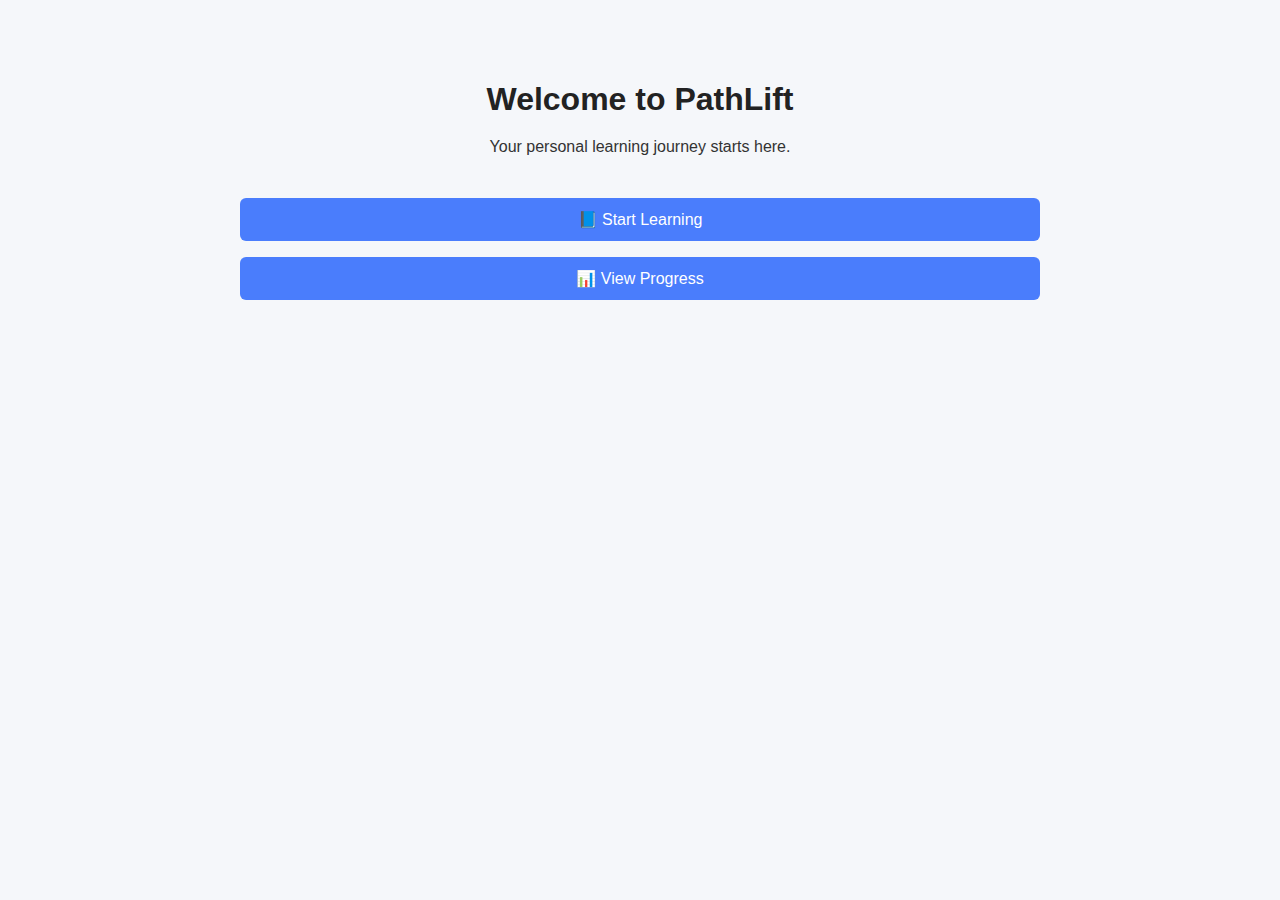
<file: index.html>
<!DOCTYPE html>
<html lang="en">
<head>
  <meta charset="UTF-8" />
  <meta name="viewport" content="width=device-width, initial-scale=1.0" />
  <title>PathLift</title>
  <link rel="stylesheet" href="styles.css" />
</head>

<body>
  <div class="container home-container">
    <h1>Welcome to PathLift</h1>
    <p>Your personal learning journey starts here.</p>

    <div class="home-buttons">
      <button onclick="location.href='learn.html'" class="home-btn">
        📘 Start Learning
      </button>

      <button onclick="location.href='profile.html'" class="home-btn">
        📊 View Progress
      </button>
    </div>
  </div>
</body>
</html>
</file>
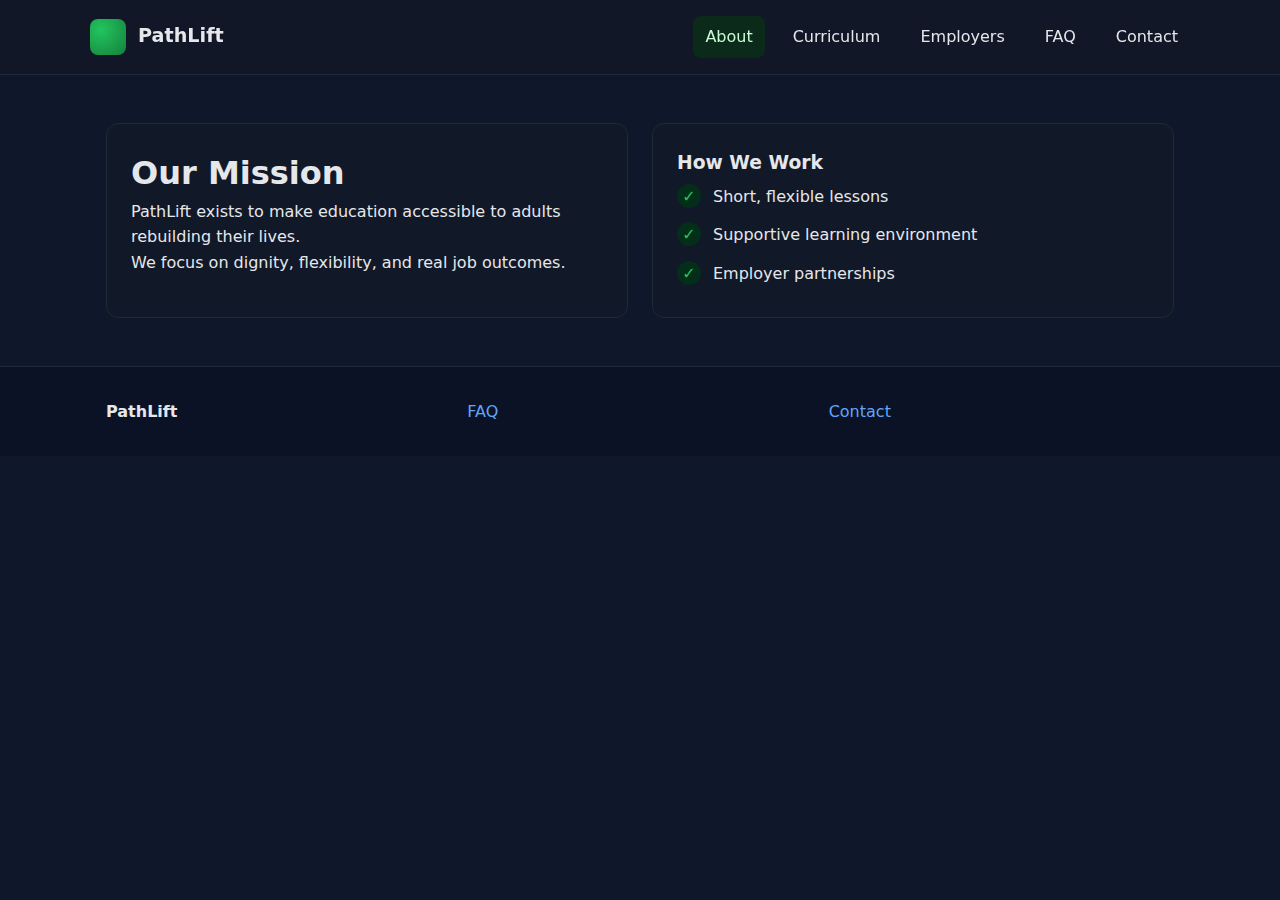
<file: about.html>
<!doctype html>
<html lang="en">
<head>
  <meta charset="utf-8" />
  <meta name="viewport" content="width=device-width,initial-scale=1" />
  <title>About PathLift</title>
  <link rel="stylesheet" href="assets/styles.css" />
</head>
<body>
  <header class="header">
    <div class="container nav">
      <a class="brand" href="index.html">
        <span class="brand-logo"></span>
        <span class="brand-name">PathLift</span>
      </a>
      <nav>
        <div class="nav-links">
          <a href="about.html" aria-current="page">About</a>
          <a href="curriculum.html">Curriculum</a>
          <a href="employers.html">Employers</a>
          <a href="faq.html">FAQ</a>
          <a href="contact.html">Contact</a>
        </div>
      </nav>
    </div>
  </header>

  <main class="section">
    <div class="container grid grid-2">
      <div class="card">
        <h1>Our Mission</h1>
        <p>PathLift exists to make education accessible to adults rebuilding their lives.</p>
        <p>We focus on dignity, flexibility, and real job outcomes.</p>
      </div>

      <div class="card">
        <h3>How We Work</h3>
        <ul class="checklist">
          <li><span class="icon">✓</span><span>Short, flexible lessons</span></li>
          <li><span class="icon">✓</span><span>Supportive learning environment</span></li>
          <li><span class="icon">✓</span><span>Employer partnerships</span></li>
        </ul>
      </div>
    </div>
  </main>

  <footer class="footer">
    <div class="container footer-inner">
      <div><strong>PathLift</strong></div>
      <div><a href="faq.html">FAQ</a></div>
      <div><a href="contact.html">Contact</a></div>
    </div>
  </footer>
</body>
</html>
</file>
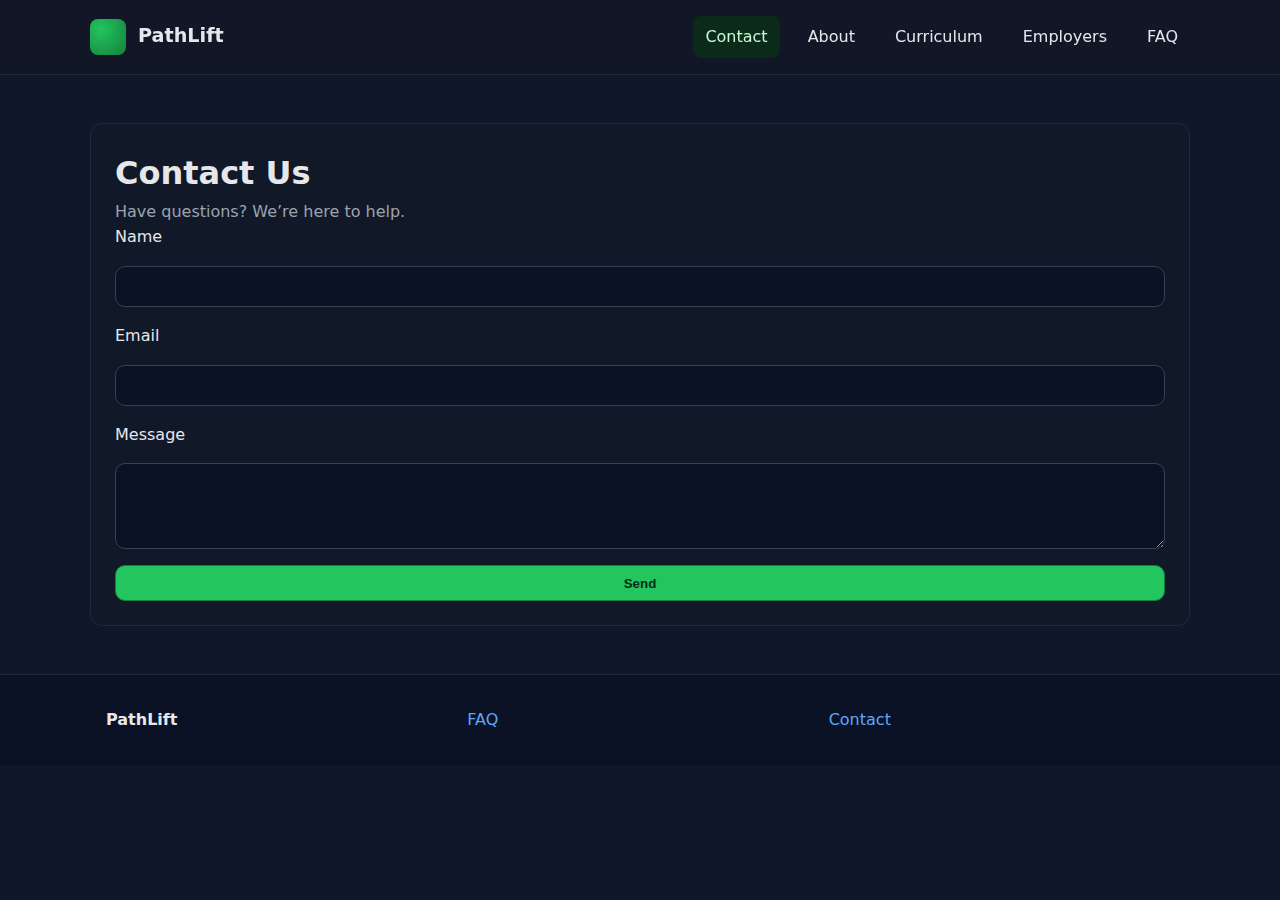
<file: contact.html>
<!doctype html>
<html lang="en">
<head>
  <meta charset="utf-8" />
  <meta name="viewport" content="width=device-width,initial-scale=1" />
  <title>Contact | PathLift</title>
  <link rel="stylesheet" href="assets/styles.css" />
</head>
<body>
  <header class="header">
    <div class="container nav">
      <a class="brand" href="index.html">
        <span class="brand-logo"></span>
        <span class="brand-name">PathLift</span>
      </a>
      <nav>
        <div class="nav-links">
          <a href="contact.html" aria-current="page">Contact</a>
          <a href="about.html">About</a>
          <a href="curriculum.html">Curriculum</a>
          <a href="employers.html">Employers</a>
          <a href="faq.html">FAQ</a>
        </div>
      </nav>
    </div>
  </header>

  <main class="section">
    <div class="container card">
      <h1>Contact Us</h1>
      <p class="muted">Have questions? We’re here to help.</p>

      <form>
        <label>Name</label>
        <input required />

        <label>Email</label>
        <input type="email" required />

        <label>Message</label>
        <textarea rows="4" required></textarea>

        <button class="btn">Send</button>
      </form>
    </div>
  </main>

  <footer class="footer">
    <div class="container footer-inner">
      <div><strong>PathLift</strong></div>
      <div><a href="faq.html">FAQ</a></div>
      <div><a href="contact.html">Contact</a></div>
    </div>
  </footer>
</body>
</html>
</file>
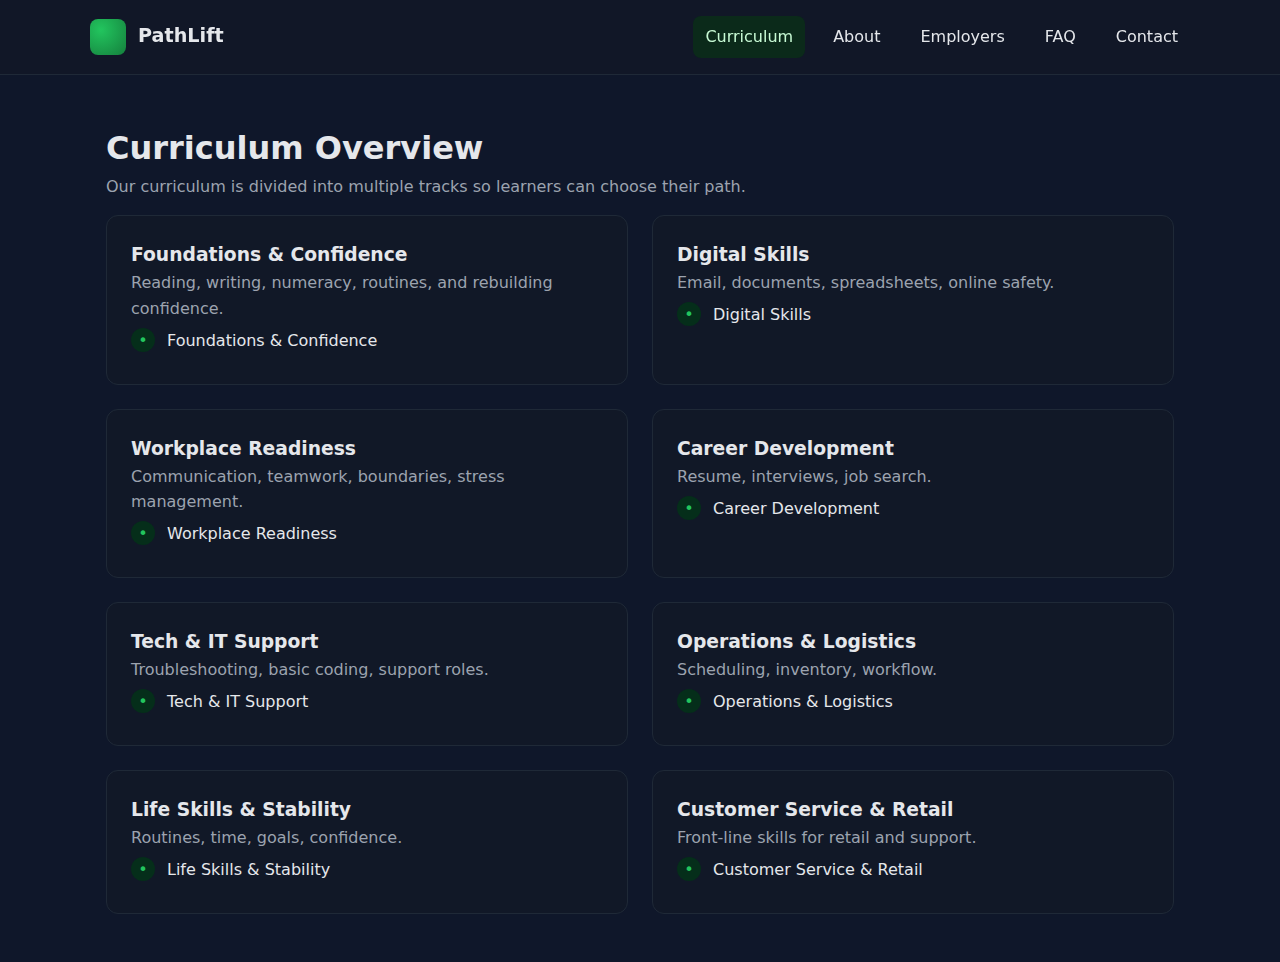
<file: curriculum.html>
<!doctype html>
<html lang="en">
<head>
  <meta charset="utf-8" />
  <meta name="viewport" content="width=device-width,initial-scale=1" />
  <title>Curriculum | PathLift</title>
  <link rel="stylesheet" href="assets/styles.css" />
</head>
<body>
  <header class="header">
    <div class="container nav">
      <a class="brand" href="index.html">
        <span class="brand-logo"></span>
        <span class="brand-name">PathLift</span>
      </a>
      <nav>
        <div class="nav-links">
          <a href="curriculum.html" aria-current="page">Curriculum</a>
          <a href="about.html">About</a>
          <a href="employers.html">Employers</a>
          <a href="faq.html">FAQ</a>
          <a href="contact.html">Contact</a>
        </div>
      </nav>
    </div>
  </header>

  <main class="section">
    <div class="container">
      <h1>Curriculum Overview</h1>
      <p class="muted">Our curriculum is divided into multiple tracks so learners can choose their path.</p>

      <div id="trackList" class="grid grid-2 space-md"></div>
    </div>
  </main>

  <script src="assets/lessons.js"></script>
  <script>
    const container = document.getElementById("trackList");

    PATHLIFT_TRACKS.forEach(track => {
      const card = document.createElement("div");
      card.className = "card";

      const h3 = document.createElement("h3");
      h3.textContent = track.name;
      card.appendChild(h3);

      const p = document.createElement("p");
      p.className = "muted";
      p.textContent = track.description;
      card.appendChild(p);

      const ul = document.createElement("ul");
      ul.className = "checklist";

      track.lessons.forEach(lesson => {
        const li = document.createElement("li");
        const icon = document.createElement("span");
        icon.className = "icon";
        icon.textContent = "•";
        const span = document.createElement("span");
        span.textContent = lesson.title;
        li.appendChild(icon);
        li.appendChild(span);
        ul.appendChild(li);
      });

      card.appendChild(ul);
      container.appendChild(card);
    });
  </script>
</body>
</html>
</file>
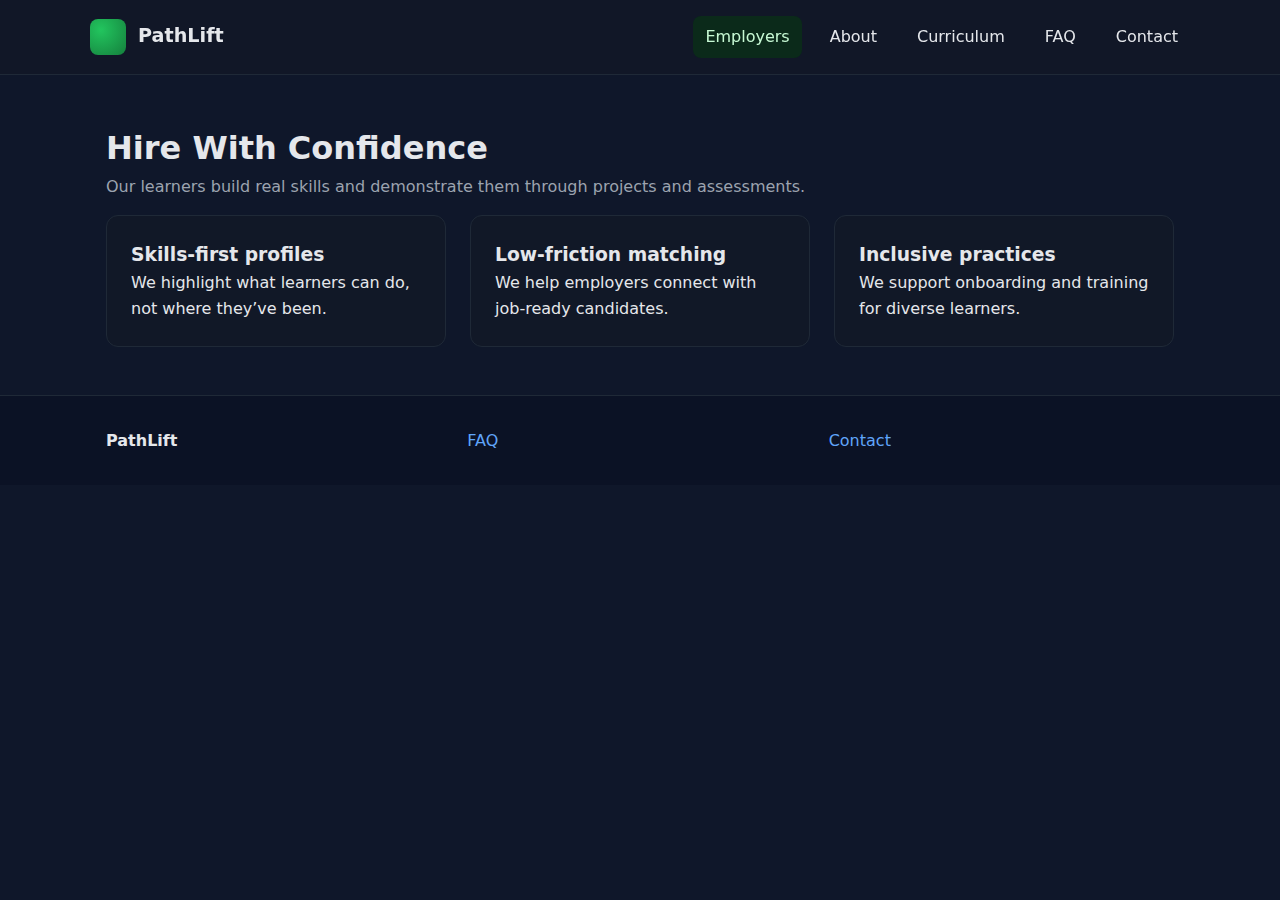
<file: employers.html>
<!doctype html>
<html lang="en">
<head>
  <meta charset="utf-8" />
  <meta name="viewport" content="width=device-width,initial-scale=1" />
  <title>Employers | PathLift</title>
  <link rel="stylesheet" href="assets/styles.css" />
</head>
<body>
  <header class="header">
    <div class="container nav">
      <a class="brand" href="index.html">
        <span class="brand-logo"></span>
        <span class="brand-name">PathLift</span>
      </a>
      <nav>
        <div class="nav-links">
          <a href="employers.html" aria-current="page">Employers</a>
          <a href="about.html">About</a>
          <a href="curriculum.html">Curriculum</a>
          <a href="faq.html">FAQ</a>
          <a href="contact.html">Contact</a>
        </div>
      </nav>
    </div>
  </header>

  <main class="section">
    <div class="container">
      <h1>Hire With Confidence</h1>
      <p class="muted">Our learners build real skills and demonstrate them through projects and assessments.</p>

      <div class="grid grid-3 space-md">
        <div class="card"><h3>Skills-first profiles</h3><p>We highlight what learners can do, not where they’ve been.</p></div>
        <div class="card"><h3>Low-friction matching</h3><p>We help employers connect with job-ready candidates.</p></div>
        <div class="card"><h3>Inclusive practices</h3><p>We support onboarding and training for diverse learners.</p></div>
      </div>
    </div>
  </main>

  <footer class="footer">
    <div class="container footer-inner">
      <div><strong>PathLift</strong></div>
      <div><a href="faq.html">FAQ</a></div>
      <div><a href="contact.html">Contact</a></div>
    </div>
  </footer>
</body>
</html>
</file>
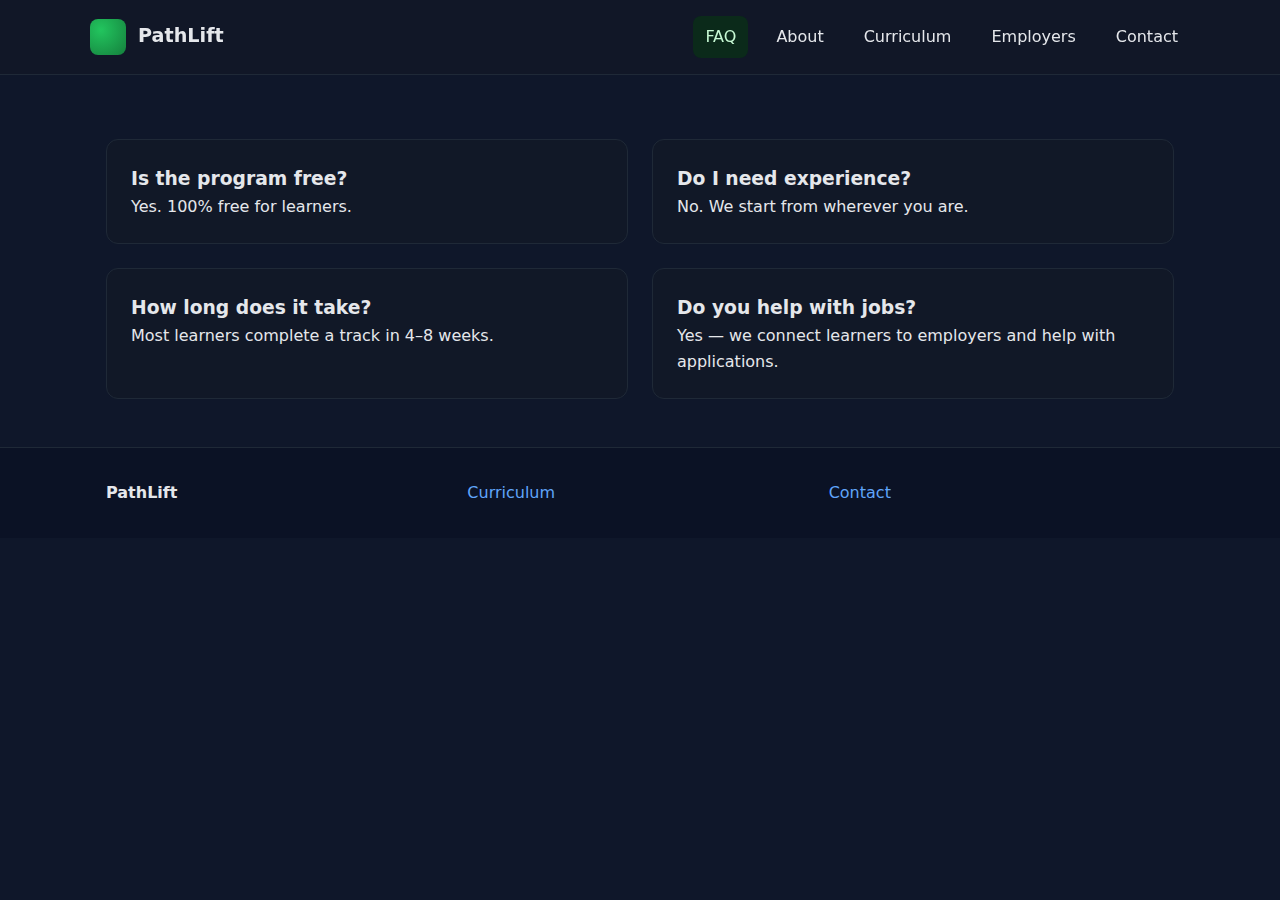
<file: faq.html>
<!doctype html>
<html lang="en">
<head>
  <meta charset="utf-8" />
  <meta name="viewport" content="width=device-width,initial-scale=1" />
  <title>FAQ | PathLift</title>
  <link rel="stylesheet" href="assets/styles.css" />
</head>
<body>
  <header class="header">
    <div class="container nav">
      <a class="brand" href="index.html">
        <span class="brand-logo"></span>
        <span class="brand-name">PathLift</span>
      </a>
      <nav>
        <div class="nav-links">
          <a href="faq.html" aria-current="page">FAQ</a>
          <a href="about.html">About</a>
          <a href="curriculum.html">Curriculum</a>
          <a href="employers.html">Employers</a>
          <a href="contact.html">Contact</a>
        </div>
      </nav>
    </div>
  </header>

  <main class="section">
    <div class="container grid grid-2 space-md">
      <div class="card">
        <h3>Is the program free?</h3>
        <p>Yes. 100% free for learners.</p>
      </div>
      <div class="card">
        <h3>Do I need experience?</h3>
        <p>No. We start from wherever you are.</p>
      </div>
      <div class="card">
        <h3>How long does it take?</h3>
        <p>Most learners complete a track in 4–8 weeks.</p>
      </div>
      <div class="card">
        <h3>Do you help with jobs?</h3>
        <p>Yes — we connect learners to employers and help with applications.</p>
      </div>
    </div>
  </main>

  <footer class="footer">
    <div class="container footer-inner">
      <div><strong>PathLift</strong></div>
      <div><a href="curriculum.html">Curriculum</a></div>
      <div><a href="contact.html">Contact</a></div>
    </div>
  </footer>
</body>
</html>
</file>
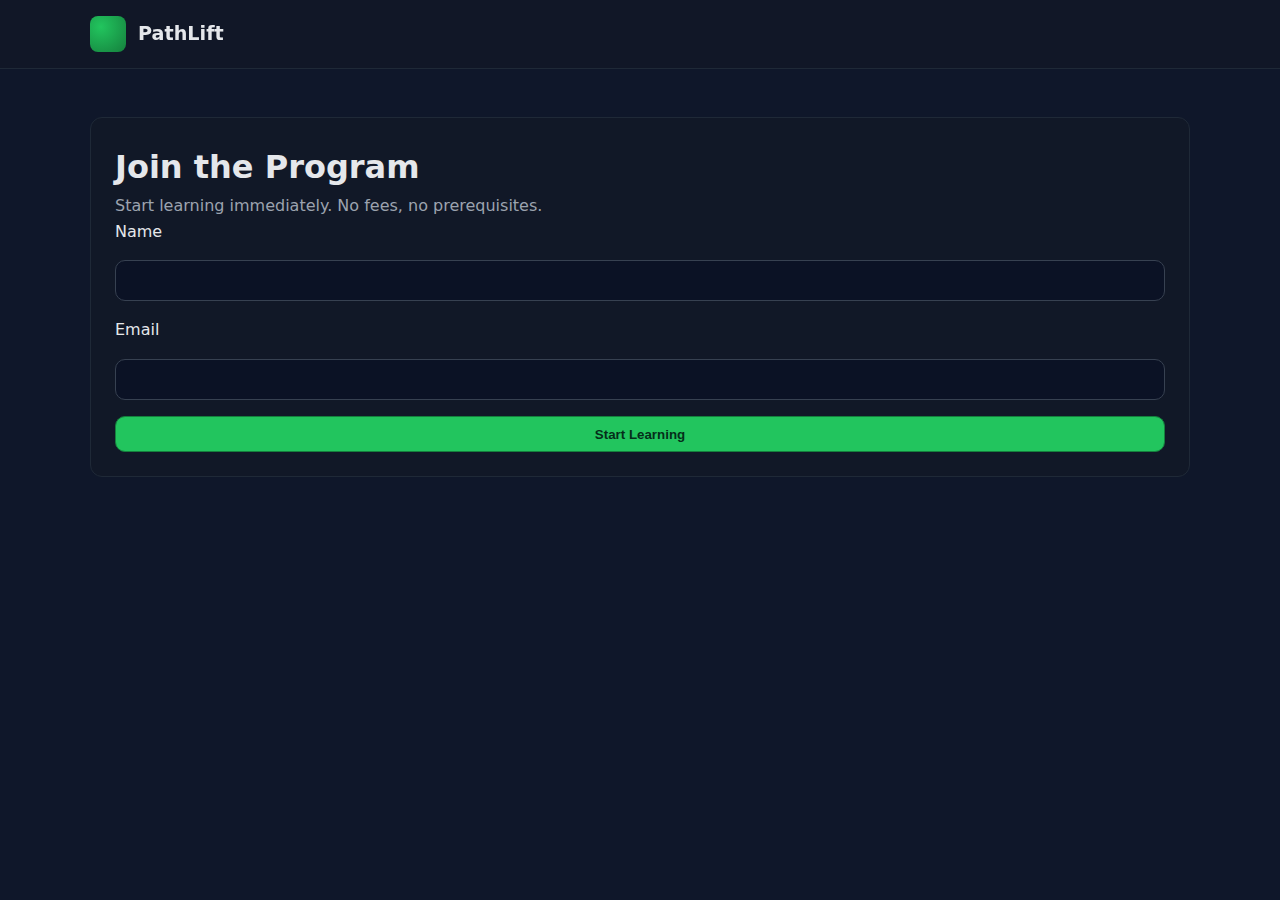
<file: join.html>
<!doctype html>
<html lang="en">
<head>
  <meta charset="utf-8" />
  <meta name="viewport" content="width=device-width,initial-scale=1" />
  <title>Join PathLift</title>
  <link rel="stylesheet" href="assets/styles.css" />
  <script defer src="assets/main.js"></script>
</head>
<body>
  <header class="header">
    <div class="container nav">
      <a class="brand" href="index.html">
        <span class="brand-logo"></span>
        <span class="brand-name">PathLift</span>
      </a>
    </div>
  </header>

  <main class="section">
    <div class="container card">
      <h1>Join the Program</h1>
      <p class="muted">Start learning immediately. No fees, no prerequisites.</p>

      <form id="joinForm">
        <label>Name</label>
        <input id="name" required />

        <label>Email</label>
        <input id="email" type="email" required />

        <button class="btn" type="submit">Start Learning</button>
      </form>

      <p id="error" class="muted" style="color: var(--danger);"></p>
    </div>
  </main>

  <script>
    document.getElementById("joinForm").addEventListener("submit", e => {
      e.preventDefault();
      const name = document.getElementById("name").value.trim();
      const email = document.getElementById("email").value.trim();

      if (!name || !email) {
        document.getElementById("error").textContent = "Please fill in all fields.";
        return;
      }

      localStorage.setItem("pathliftUser", JSON.stringify({ name, email }));
      window.location.href = "learn.html";
    });
  </script>
</body>
</html>
</file>
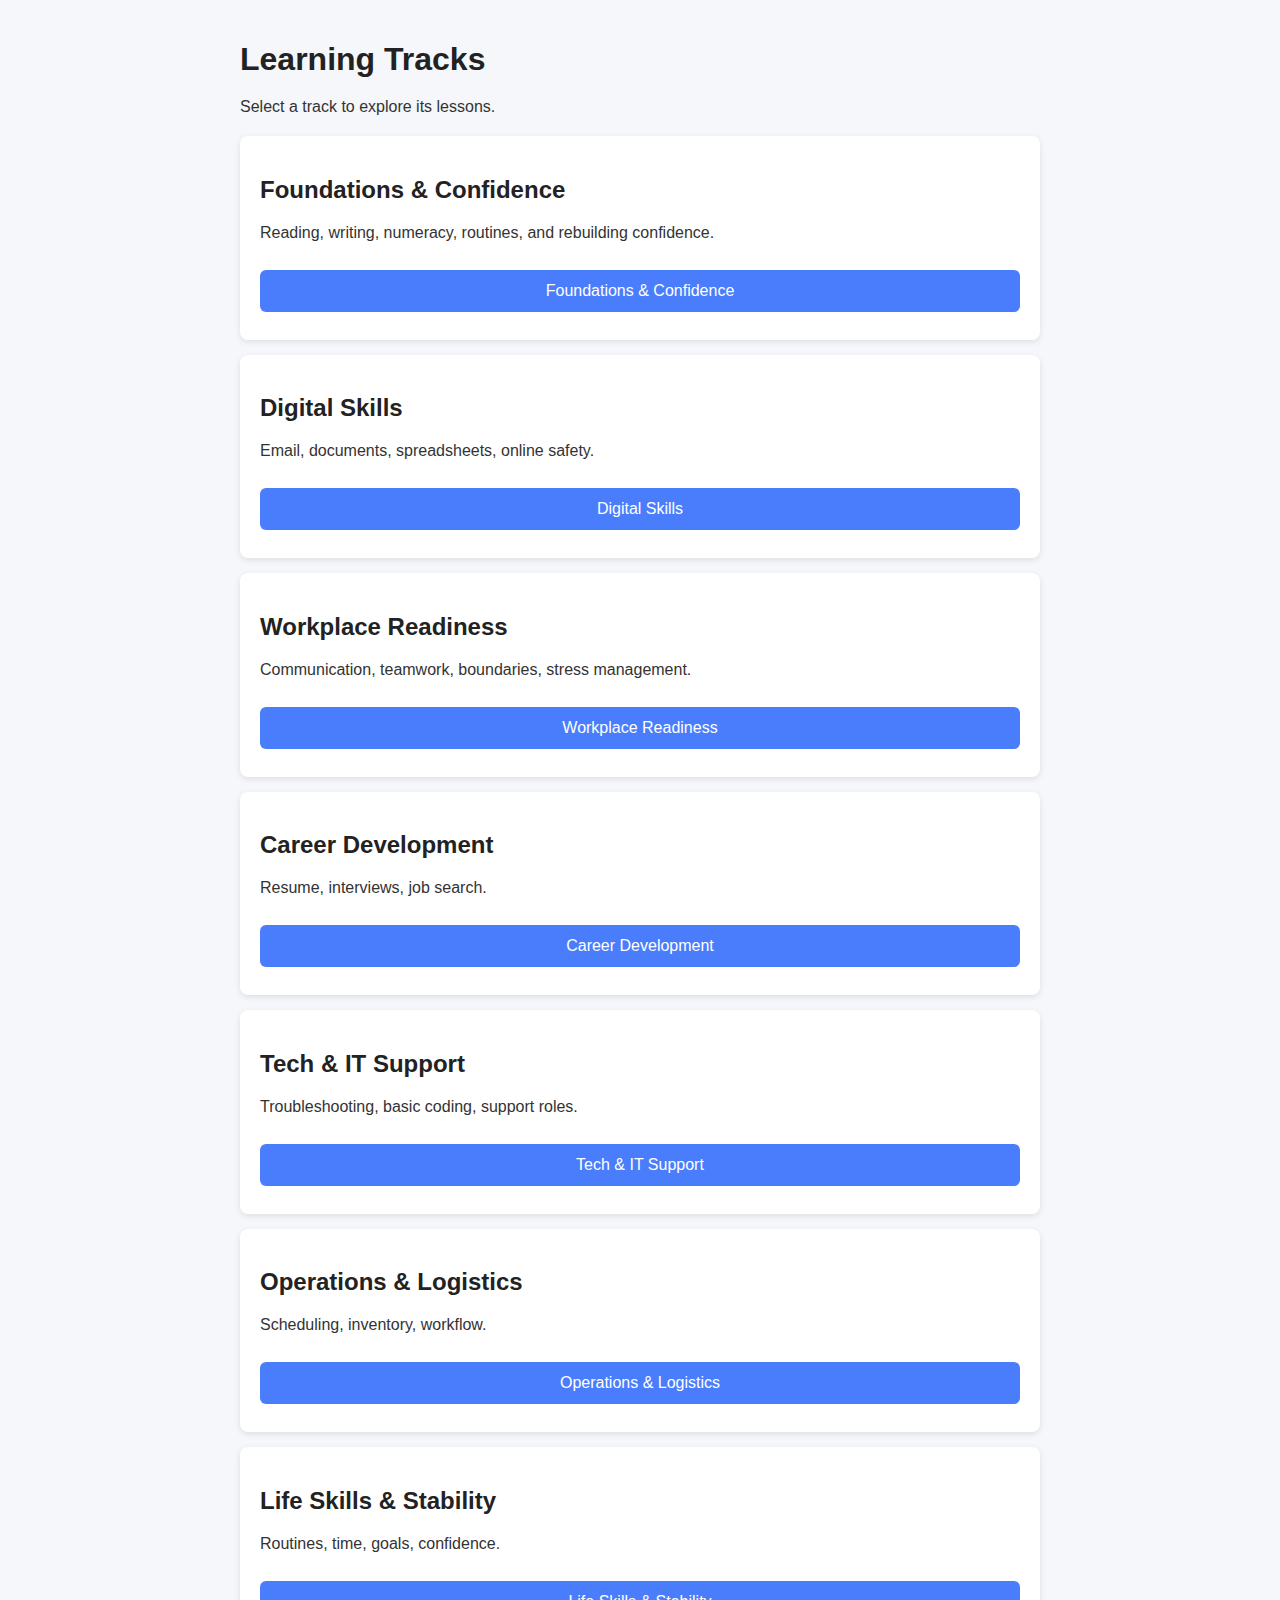
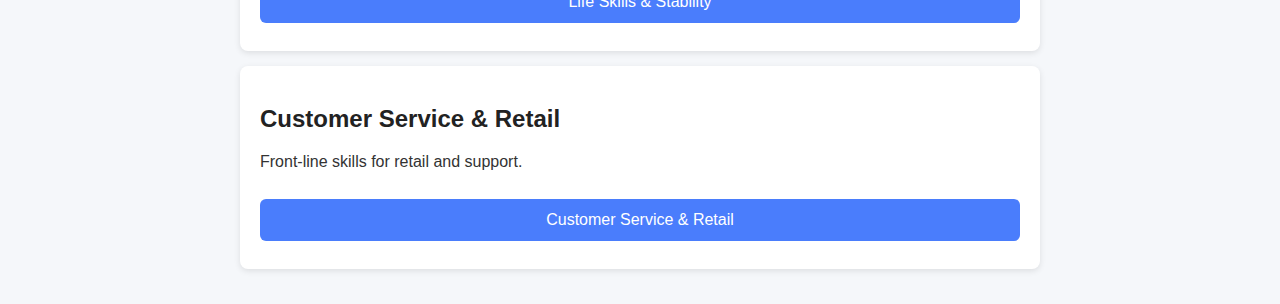
<file: learn.html>
<!DOCTYPE html>
<html lang="en">
<head>
  <meta charset="UTF-8" />
  <meta name="viewport" content="width=device-width, initial-scale=1.0" />
  <title>Learning Tracks</title>
  <link rel="stylesheet" href="styles.css" />
</head>

<body>
  <div class="container">
    <h1>Learning Tracks</h1>
    <p>Select a track to explore its lessons.</p>

    <div id="tracks"></div>
  </div>

  <script src="assets/lessons.js"></script>

  <script>
    // Render all tracks and their lessons
    const tracksBox = document.getElementById("tracks");

    PATHLIFT_TRACKS.forEach(track => {
      const trackDiv = document.createElement("div");
      trackDiv.className = "track-card";

      const title = document.createElement("h2");
      title.innerText = track.name;

      const desc = document.createElement("p");
      desc.innerText = track.description;

      const lessonsList = document.createElement("div");
      lessonsList.className = "lessons-list";

      track.lessons.forEach(lesson => {
        const lessonBtn = document.createElement("button");
        lessonBtn.className = "lesson-btn";
        lessonBtn.innerText = lesson.title;
        lessonBtn.onclick = () => {
          window.location.href = `lesson.html?lesson=${lesson.id}`;
        };
        lessonsList.appendChild(lessonBtn);
      });

      trackDiv.appendChild(title);
      trackDiv.appendChild(desc);
      trackDiv.appendChild(lessonsList);

      tracksBox.appendChild(trackDiv);
    });
  </script>
</body>
</html>
</file>
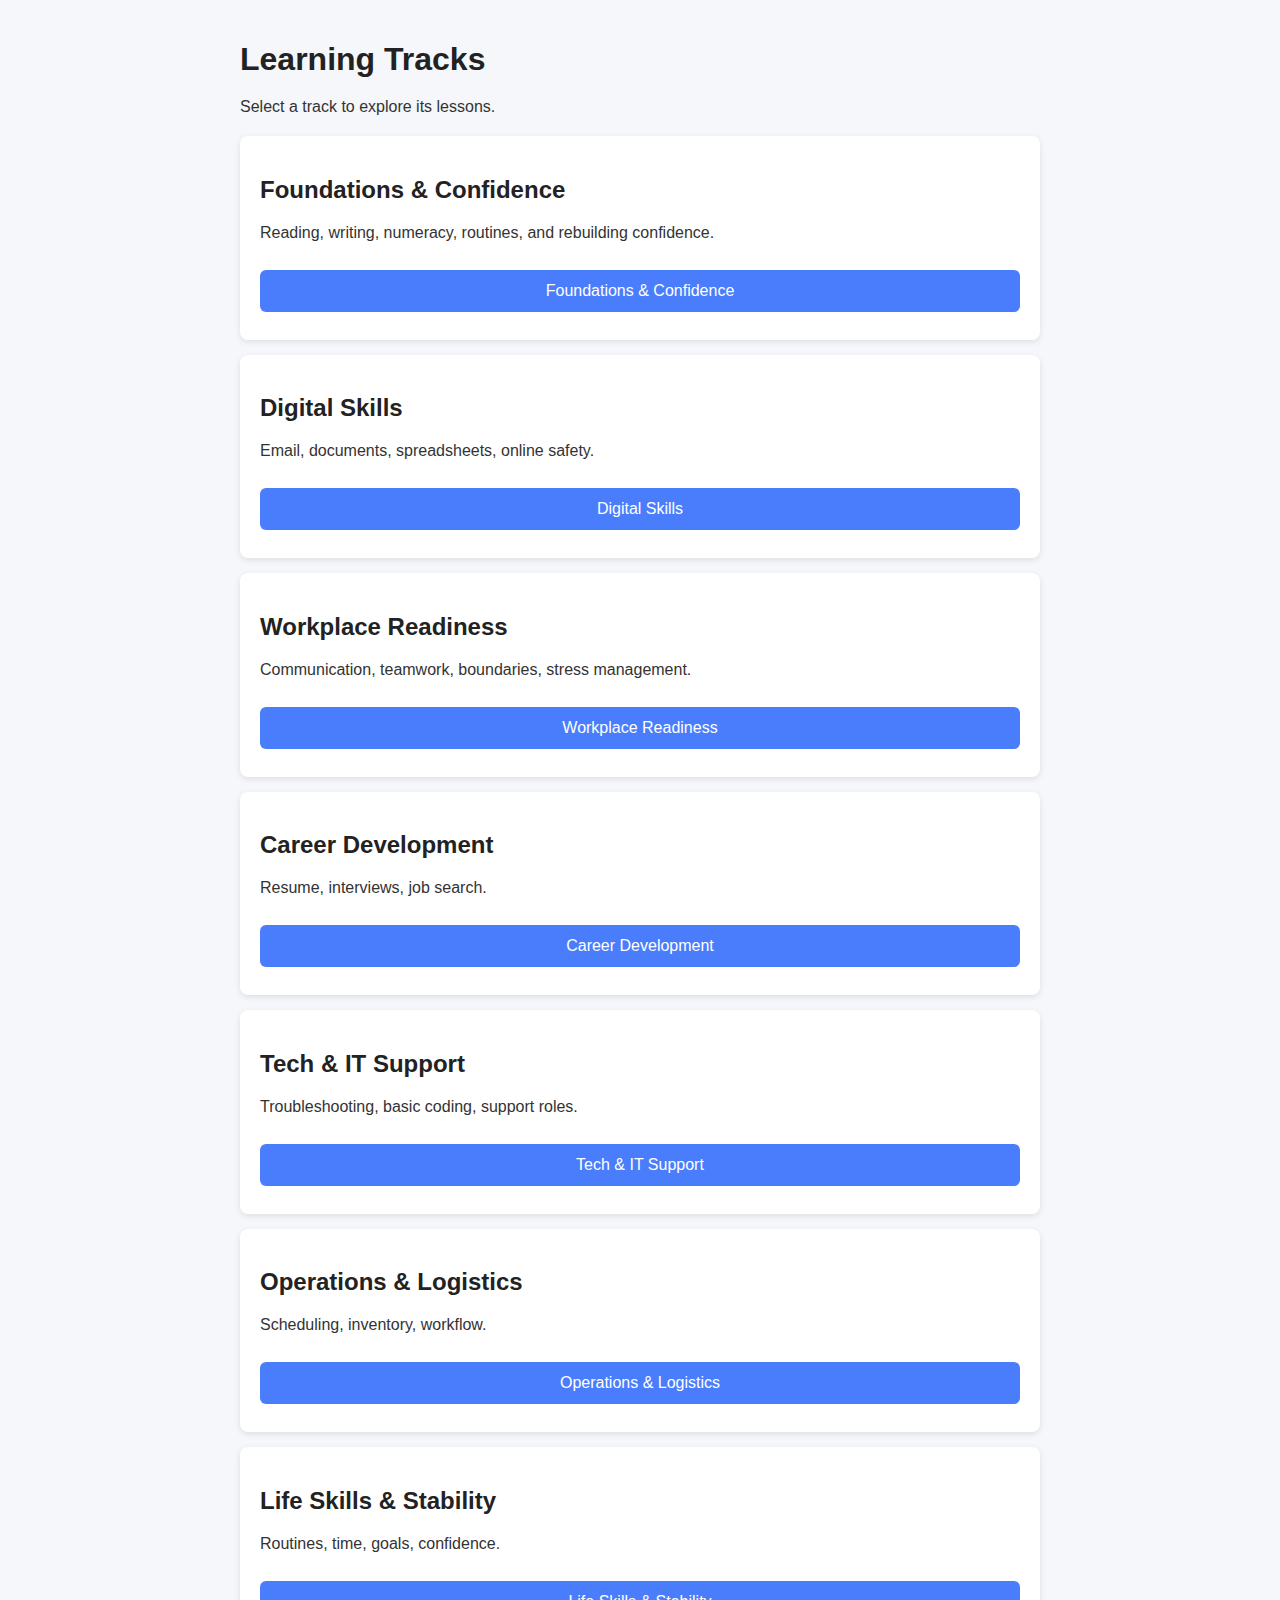
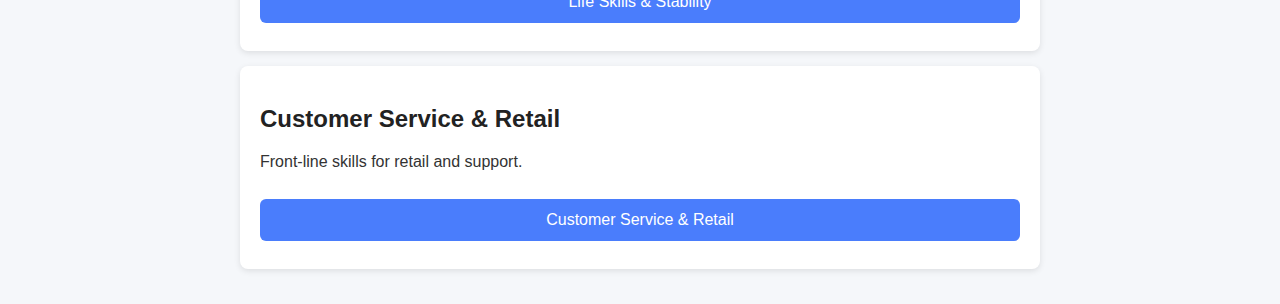
<file: lesson.html>
<!doctype html>
<html lang="en">
<head>
  <meta charset="utf-8" />
  <meta name="viewport" content="width=device-width,initial-scale=1" />
  <title>Lesson | PathLift</title>

  <link rel="stylesheet" href="assets/styles.css" />
  <script defer src="assets/lessons.js"></script>
  <script defer src="assets/main.js"></script>
</head>

<body>
  <header class="header">
    <div class="container nav">
      <a class="brand" href="index.html">
        <span class="brand-logo"></span>
        <span class="brand-name">PathLift</span>
      </a>
      <nav>
        <div class="nav-links">
          <a href="learn.html">Dashboard</a>
          <a href="profile.html">Profile</a>
        </div>
      </nav>
    </div>
  </header>

  <main class="section">
    <div class="container card">
      <h1 id="lessonTitle"></h1>
      <ol id="steps" class="space-md"></ol>

      <div class="space-md">
        <label><strong>Reflection</strong></label>
        <textarea id="reflection" rows="4"></textarea>
      </div>

      <div class="space-md">
        <button class="btn" id="completeBtn">Mark complete</button>
        <button class="btn secondary" id="quizBtn">Take quiz</button>
      </div>
    </div>
  </main>

  <script>
    document.addEventListener("DOMContentLoaded", () => {
      const lessonId = Pathlift.getCurrentLessonId();
      if (!lessonId) return window.location.href = "learn.html";

      let lesson = null;

      // Find lesson by simple ID
      for (const track of PATHLIFT_TRACKS) {
        const found = track.lessons.find(l => l.id === lessonId);
        if (found) lesson = found;
      }

      if (!lesson) {
        alert("Lesson not found.");
        return window.location.href = "learn.html";
      }

      document.getElementById("lessonTitle").textContent = lesson.title;

      const stepsList = document.getElementById("steps");
      lesson.steps.forEach(step => {
        const li = document.createElement("li");
        li.textContent = step;
        stepsList.appendChild(li);
      });

      const reflectionBox = document.getElementById("reflection");
      const key = "reflection_" + lessonId;
      reflectionBox.value = localStorage.getItem(key) || "";
      reflectionBox.addEventListener("input", () => {
        localStorage.setItem(key, reflectionBox.value);
      });

      document.getElementById("completeBtn").addEventListener("click", () => {
        Pathlift.markLessonComplete(lessonId);
        alert("Lesson marked complete!");
      });

      document.getElementById("quizBtn").addEventListener("click", () => {
        Pathlift.setCurrentQuiz(lessonId);
        window.location.href = "quiz.html";
      });
    });
  </script>
</body>
</html>
</file>
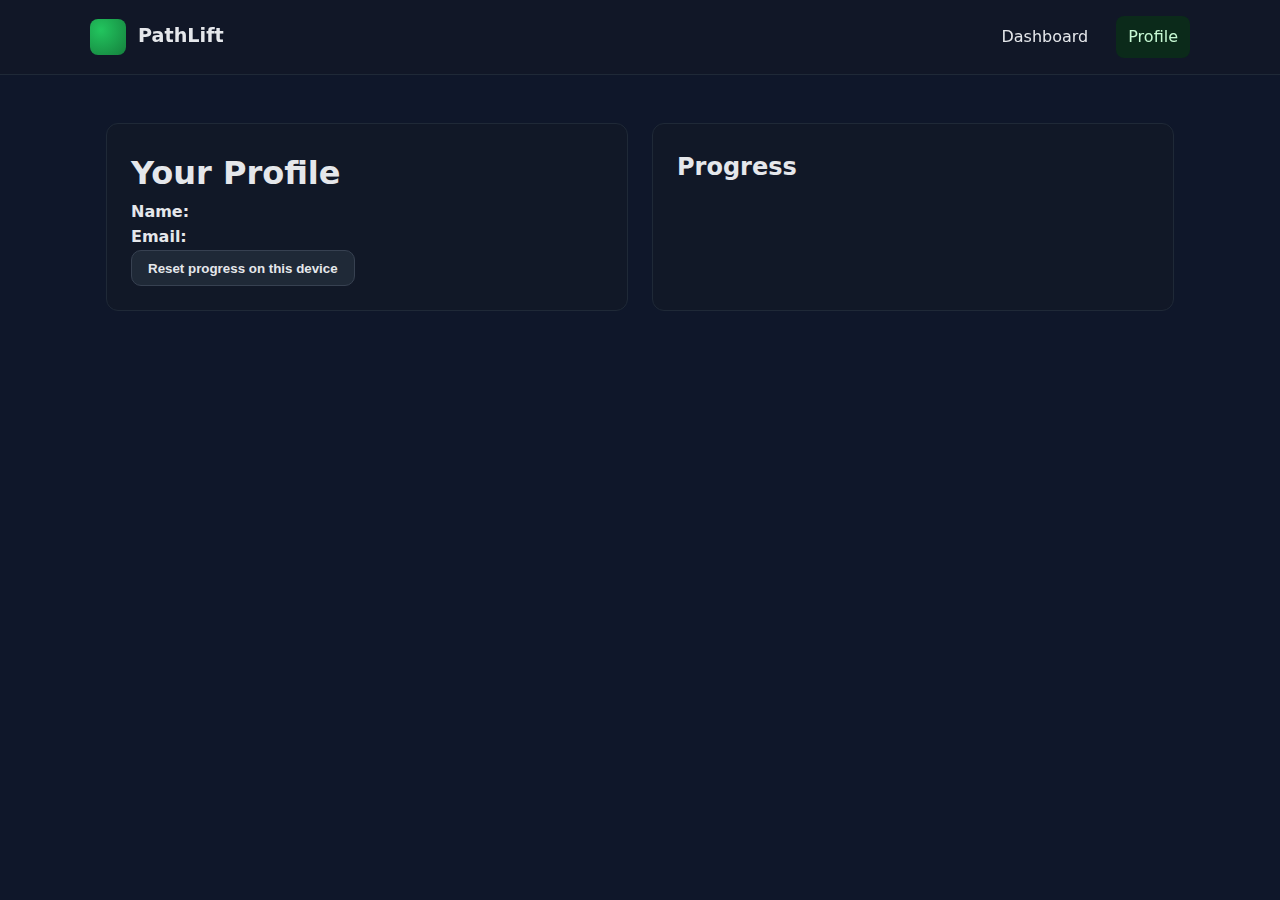
<file: profile.html>
<!doctype html>
<html lang="en">
<head>
  <meta charset="utf-8" />
  <meta name="viewport" content="width=device-width,initial-scale=1" />
  <title>Profile | PathLift</title>
  <link rel="stylesheet" href="assets/styles.css" />
  <script defer src="assets/lessons.js"></script>
  <script defer src="assets/main.js"></script>
</head>
<body>
  <a href="#main" class="skip-link">Skip to content</a>

  <header class="header">
    <div class="container nav">
      <a class="brand" href="index.html">
        <span class="brand-logo"></span>
        <span class="brand-name">PathLift</span>
      </a>
      <nav>
        <div class="nav-links">
          <a href="learn.html">Dashboard</a>
          <a href="profile.html" aria-current="page">Profile</a>
        </div>
      </nav>
    </div>
  </header>

  <main id="main" class="section">
    <div class="container grid grid-2">
      <div class="card">
        <h1>Your Profile</h1>
        <p><strong>Name:</strong> <span id="name"></span></p>
        <p><strong>Email:</strong> <span id="email"></span></p>
        <button class="btn secondary" id="resetBtn">Reset progress on this device</button>
      </div>

      <div class="card">
        <h2>Progress</h2>
        <ul id="progressList" class="checklist"></ul>
      </div>
    </div>
  </main>

  <script>
    const user = Pathlift.requireUser();
    document.getElementById("name").textContent = user.name;
    document.getElementById("email").textContent = user.email;

    const progress = Pathlift.getProgress();
    const list = document.getElementById("progressList");

    PATHLIFT_TRACKS.forEach(track => {
      const completed = track.lessons.filter(l => progress.completedLessons.includes(l.id)).length;
      const total = track.lessons.length;

      const li = document.createElement("li");
      const icon = document.createElement("span");
      icon.className = "icon";
      icon.textContent = completed === total ? "✓" : "•";
      const span = document.createElement("span");
      span.textContent = `${track.name}: ${completed} of ${total} lessons completed`;
      li.appendChild(icon);
      li.appendChild(span);
      list.appendChild(li);
    });

    document.getElementById("resetBtn").addEventListener("click", () => {
      if (confirm("Reset all progress on this device? This cannot be undone.")) {
        localStorage.removeItem("pathliftProgress");
        localStorage.removeItem("pathliftCurrentLesson");
        localStorage.removeItem("pathliftCurrentQuiz");
        alert("Progress reset. Reloading.");
        window.location.reload();
      }
    });
  </script>
</body>
</html>
</file>
<file: styles.css>
/* --------------------------------------------------
   GLOBAL STYLES
-------------------------------------------------- */

body {
  margin: 0;
  padding: 0;
  font-family: Arial, Helvetica, sans-serif;
  background: #f5f7fa;
  color: #333;
}

.container {
  max-width: 800px;
  margin: auto;
  padding: 20px;
}

h1, h2, h3 {
  margin-bottom: 10px;
  color: #222;
}

p {
  line-height: 1.6;
}

/* --------------------------------------------------
   BUTTONS
-------------------------------------------------- */

button {
  cursor: pointer;
  padding: 12px 18px;
  border: none;
  border-radius: 6px;
  font-size: 16px;
  transition: 0.2s ease;
}

button:hover {
  opacity: 0.9;
}

.home-btn,
.lesson-btn,
.option-btn,
.back-btn {
  background: #4a7dfc;
  color: white;
  margin: 8px 0;
  width: 100%;
}

.home-btn:hover,
.lesson-btn:hover,
.option-btn:hover,
.back-btn:hover {
  background: #3a6ae0;
}

#next-btn,
#finish-btn,
#save-reflection-btn,
#start-quiz-btn {
  background: #4caf50;
  color: white;
  margin-top: 15px;
}

#next-btn:hover,
#finish-btn:hover,
#save-reflection-btn:hover,
#start-quiz-btn:hover {
  background: #3e8e41;
}

/* --------------------------------------------------
   HOME PAGE
-------------------------------------------------- */

.home-container {
  text-align: center;
  padding-top: 60px;
}

.home-buttons {
  margin-top: 30px;
}

/* --------------------------------------------------
   TRACK CARDS
-------------------------------------------------- */

.track-card {
  background: white;
  padding: 20px;
  margin: 15px 0;
  border-radius: 8px;
  box-shadow: 0 2px 6px rgba(0,0,0,0.1);
}

.lessons-list {
  margin-top: 15px;
}

/* --------------------------------------------------
   LESSON PAGE
-------------------------------------------------- */

.lesson-step {
  background: white;
  padding: 15px;
  margin: 12px 0;
  border-radius: 6px;
  box-shadow: 0 1px 4px rgba(0,0,0,0.1);
}

.reflection-section {
  margin-top: 30px;
  background: white;
  padding: 20px;
  border-radius: 6px;
  box-shadow: 0 1px 4px rgba(0,0,0,0.1);
}

textarea {
  width: 100%;
  padding: 10px;
  border-radius: 6px;
  border: 1px solid #ccc;
  margin-top: 10px;
  font-size: 15px;
}

.status-text {
  margin-top: 10px;
  color: #4caf50;
}

/* --------------------------------------------------
   QUIZ PAGE
-------------------------------------------------- */

#quiz-box {
  background: white;
  padding: 20px;
  border-radius: 6px;
  box-shadow: 0 1px 4px rgba(0,0,0,0.1);
}

.option-btn {
  display: block;
  margin: 10px 0;
  text-align: left;
}

.correct {
  background: #4caf50 !important;
}

.wrong {
  background: #e53935 !important;
}

#result-box {
  background: white;
  padding: 20px;
  border-radius: 6px;
  box-shadow: 0 1px 4px rgba(0,0,0,0.1);
  text-align: center;
}

/* --------------------------------------------------
   PROFILE PAGE
-------------------------------------------------- */

.progress-box,
.track-progress-box,
.quiz-score-box {
  background: white;
  padding: 15px;
  margin: 12px 0;
  border-radius: 6px;
  box-shadow: 0 1px 4px rgba(0,0,0,0.1);
}
</file>
<file: assets/styles.css>
/* ---------------------------------------------------------
   PathLift Global Stylesheet
   Clean, modern, dark UI with green accents
--------------------------------------------------------- */

/* Color system */
:root {
  --bg: #0f172a;
  --bg-light: #1e293b;
  --card: #111827;
  --text: #e5e7eb;
  --muted: #9ca3af;
  --accent: #22c55e;
  --accent-dark: #15803d;
  --danger: #ef4444;
  --link: #60a5fa;
}

/* Reset */
* {
  box-sizing: border-box;
  margin: 0;
  padding: 0;
}

html {
  scroll-behavior: smooth;
}

body {
  font-family: system-ui, -apple-system, Segoe UI, Roboto, Arial, sans-serif;
  background: var(--bg);
  color: var(--text);
  line-height: 1.6;
}

/* Layout */
.container {
  max-width: 1100px;
  margin: 0 auto;
  padding: 0 1rem;
}

.section {
  padding: 3rem 0;
}

.grid {
  display: grid;
  gap: 1.5rem;
}

.grid-2 {
  grid-template-columns: repeat(2, minmax(0, 1fr));
}

.grid-3 {
  grid-template-columns: repeat(3, minmax(0, 1fr));
}

@media (max-width: 800px) {
  .grid-2,
  .grid-3 {
    grid-template-columns: 1fr;
  }
}

/* Header */
.header {
  background: rgba(17, 24, 39, 0.8);
  backdrop-filter: blur(6px);
  border-bottom: 1px solid #1f2937;
  position: sticky;
  top: 0;
  z-index: 1000;
}

.nav {
  display: flex;
  justify-content: space-between;
  align-items: center;
  padding: 1rem 0;
}

.brand {
  display: flex;
  align-items: center;
  gap: 0.75rem;
  text-decoration: none;
  color: var(--text);
}

.brand-logo {
  width: 36px;
  height: 36px;
  border-radius: 8px;
  background: radial-gradient(circle at 30% 30%, var(--accent), var(--accent-dark));
}

.brand-name {
  font-weight: 700;
  font-size: 1.2rem;
}

.nav-links {
  display: flex;
  gap: 1rem;
}

.nav-links a {
  color: var(--text);
  text-decoration: none;
  padding: 0.5rem 0.75rem;
  border-radius: 8px;
}

.nav-links a:hover,
.nav-links a[aria-current="page"] {
  background: #0b2a1a;
  color: #c7f9d4;
}

/* Hero */
.hero {
  padding: 4rem 0 3rem;
  background: linear-gradient(180deg, rgba(34, 197, 94, 0.08), transparent);
}

.hero h1 {
  font-size: clamp(1.8rem, 4vw, 2.6rem);
  margin-bottom: 0.5rem;
}

.hero p {
  color: var(--muted);
  max-width: 65ch;
}

/* Cards */
.card {
  background: var(--card);
  border: 1px solid #1f2937;
  border-radius: 12px;
  padding: 1.5rem;
}

/* Buttons */
.btn {
  display: inline-block;
  padding: 0.6rem 1rem;
  border-radius: 10px;
  text-decoration: none;
  font-weight: 600;
  background: var(--accent);
  color: #052e1a;
  border: 1px solid var(--accent-dark);
  cursor: pointer;
}

.btn:hover {
  filter: brightness(1.05);
}

.btn.secondary {
  background: #1f2937;
  color: var(--text);
  border-color: #374151;
}

/* Forms */
form {
  display: grid;
  gap: 1rem;
}

input,
textarea,
select {
  width: 100%;
  padding: 0.75rem;
  border-radius: 10px;
  border: 1px solid #374151;
  background: #0b1225;
  color: var(--text);
}

input:focus,
textarea:focus,
select:focus {
  outline: 3px solid var(--accent);
  border-color: var(--accent);
}

/* Lists */
.checklist {
  list-style: none;
  padding: 0;
}

.checklist li {
  display: grid;
  grid-template-columns: 24px 1fr;
  gap: 0.75rem;
  padding: 0.4rem 0;
}

.icon {
  width: 24px;
  height: 24px;
  border-radius: 50%;
  display: grid;
  place-items: center;
  background: #052e1a;
  color: var(--accent);
}

/* Footer */
.footer {
  border-top: 1px solid #1f2937;
  background: #0b1225;
  padding: 2rem 0;
}

.footer-inner {
  display: grid;
  gap: 1rem;
  grid-template-columns: repeat(3, 1fr);
}

.footer a {
  color: var(--link);
  text-decoration: none;
}

.footer small {
  color: var(--muted);
}

@media (max-width: 800px) {
  .footer-inner {
    grid-template-columns: 1fr;
  }
}

/* Utility */
.muted {
  color: var(--muted);
}

.space-md {
  margin-top: 1rem;
}

.space-lg {
  margin-top: 2rem;
}

.center {
  text-align: center;
}

/* Skip link */
.skip-link {
  position: absolute;
  left: -9999px;
  top: auto;
  width: 1px;
  height: 1px;
  overflow: hidden;
}

.skip-link:focus {
  left: 0;
  top: 0;
  width: auto;
  height: auto;
  padding: 0.5rem 0.75rem;
  background: var(--accent);
  color: #1f2937;
  z-index: 1001;
}

/* Progress bar */
.progress-bar {
  width: 100%;
  height: 8px;
  background: #1f2937;
  border-radius: 999px;
  overflow: hidden;
}

.progress-fill {
  height: 100%;
  background: var(--accent);
  width: 0%;
  transition: width 0.3s ease;
}
</file>
